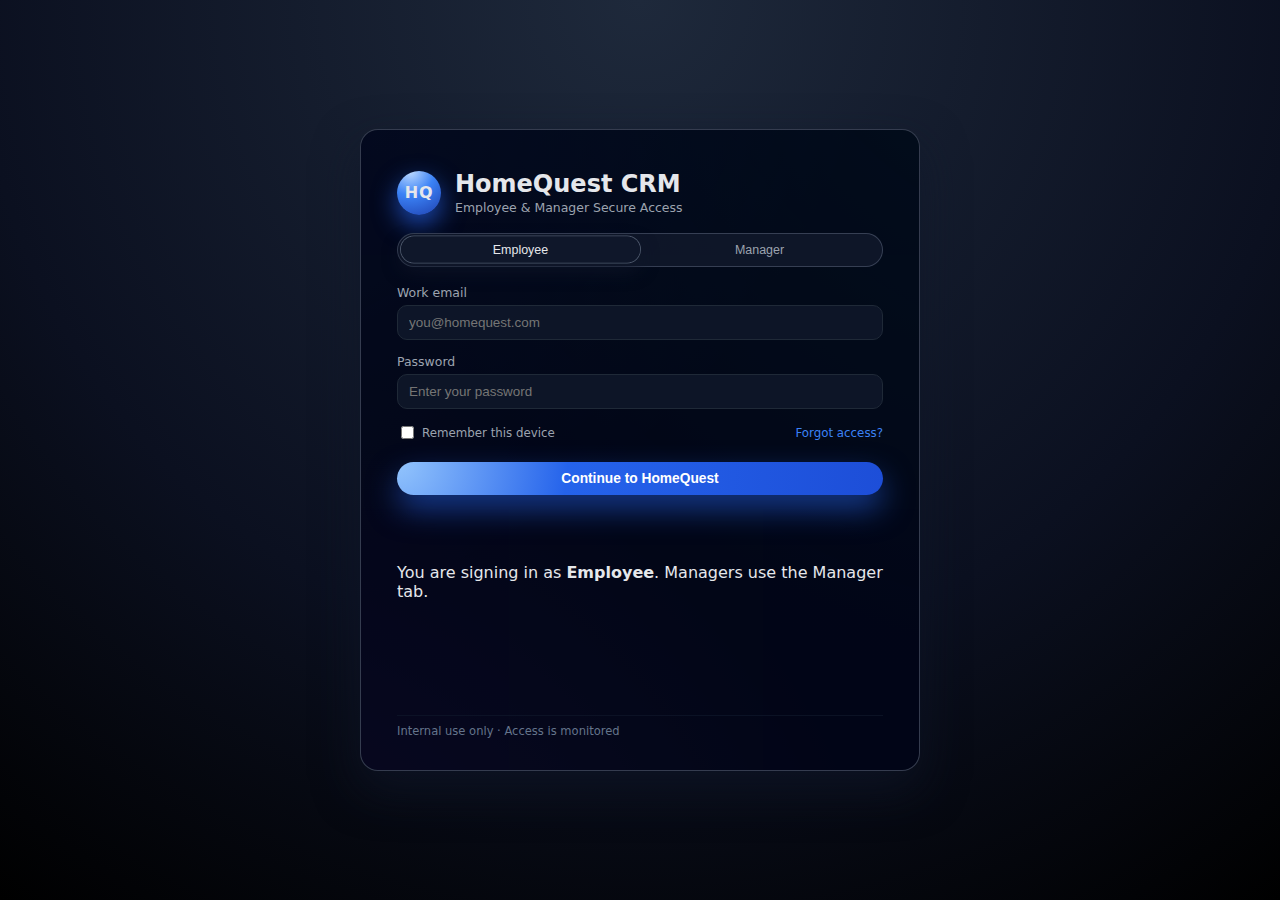
<file: index.html>
<!DOCTYPE html>
<html lang="en">
<head>
  <meta charset="UTF-8" />
  <title>HomeQuest CRM – Secure Access</title>
  <meta name="viewport" content="width=device-width, initial-scale=1.0" />
  <link rel="stylesheet" href="styles/style.css" />
</head>
<body>
  <div class="hq-wrapper">
    <div class="hq-card">
      <header class="hq-brand">
        <div class="hq-logo-circle">HQ</div>
        <div class="hq-brand-text">
          <h1>HomeQuest CRM</h1>
          <p>Employee & Manager Secure Access</p>
        </div>
      </header>

      <form id="loginForm" class="hq-form" autocomplete="off" novalidate>
        <div class="hq-tabs" role="tablist">
          <button type="button" class="hq-tab active" data-role="employee" role="tab" aria-selected="true">
            Employee
          </button>
          <button type="button" class="hq-tab" data-role="manager" role="tab" aria-selected="false">
            Manager
          </button>
        </div>

        <input type="hidden" id="role" name="role" value="employee" />

        <div class="hq-field">
          <label for="email">Work email</label>
          <input
            type="email"
            id="email"
            name="email"
            placeholder="you@homequest.com"
            autocomplete="username"
            required
          />
        </div>

        <div class="hq-field">
          <label for="password">Password</label>
          <input
            type="password"
            id="password"
            name="password"
            placeholder="Enter your password"
            autocomplete="current-password"
            required
          />
        </div>

        <div class="hq-meta">
          <div class="hq-remember">
            <input type="checkbox" id="rememberMe" />
            <label for="rememberMe">Remember this device</label>
          </div>

          <!--<button type="button" class="hq-link-btn" id="forgotPasswordBtn">
            Forgot access?
          </button>-->
         <a href="forgot-access.html" class="hq-forgot-link">Forgot access?</a>
        </div>

        <button type="submit" class="hq-primary-btn">
          Continue to HomeQuest
        </button>
        <p id="loginMessage" class="hq-message"></p>
        <p class="hq-hint" id="roleHint">
          You are signing in as <strong>Employee</strong>. Managers use the Manager tab.
        </p>

        <p class="hq-error" id="errorMessage" aria-live="polite"></p>
        <p class="hq-success" id="successMessage" aria-live="polite"></p>
      </form>

      <footer class="hq-footer">
        <span>Internal use only · Access is monitored</span>
      </footer>
    </div>
  </div>

  <script src="scripts/app.js"></script>
</body>
</html>
</file>
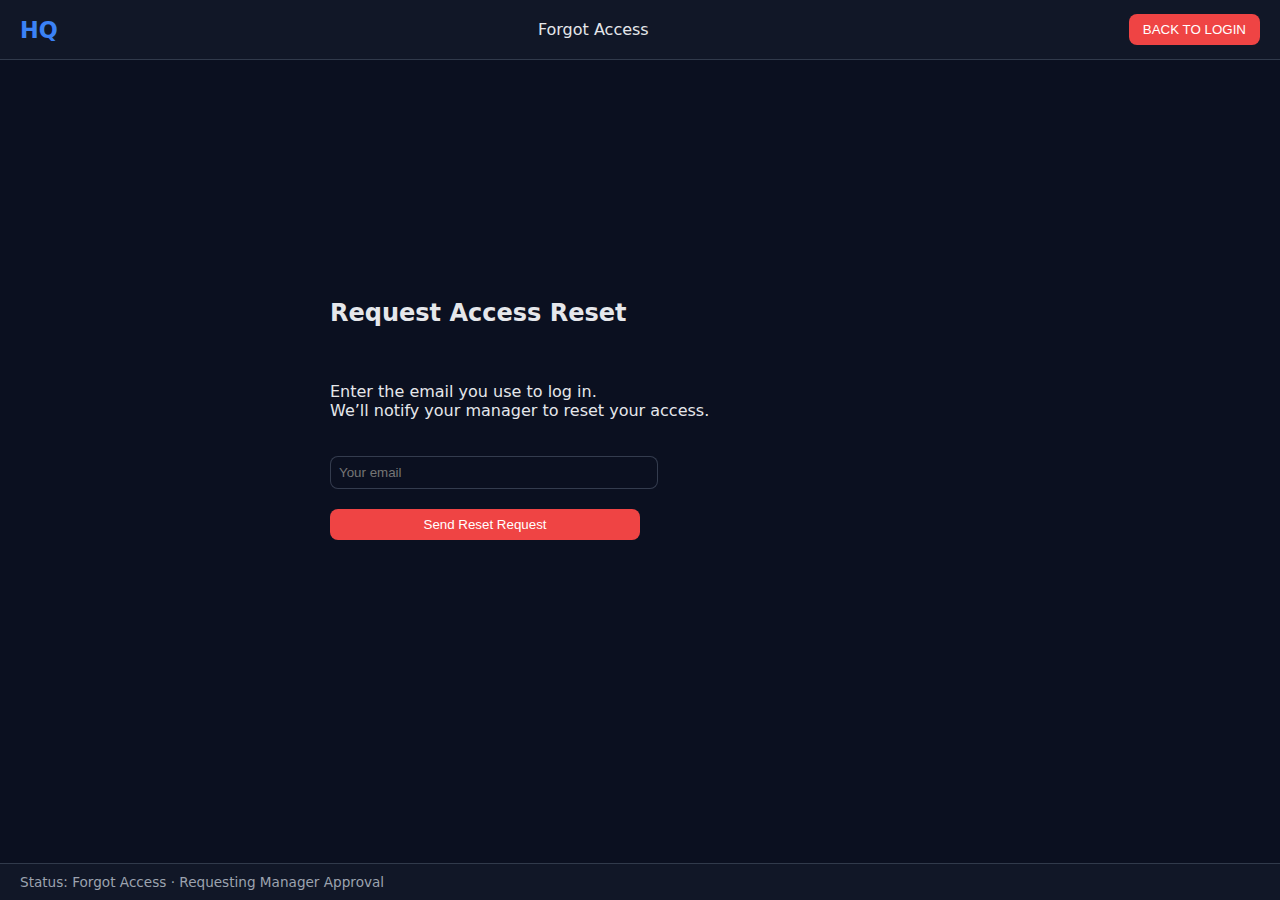
<file: forgot-access.html>
<!DOCTYPE html>
<html lang="en">
<head>
  <meta charset="UTF-8" />
  <title>HomeQuest CRM – Forgot Access</title>
  <link rel="stylesheet" href="dashboard.css" />
  <script defer src="forgot-access.js"></script>
</head>

<body>
  <div class="hq-dashboard">

    <header class="hq-topbar">
      <div class="hq-logo">HQ</div>
      <div class="hq-topbar-title">Forgot Access</div>
      <button class="hq-exit" onclick="window.location.href='index.html'">BACK TO LOGIN</button>
    </header>

    <div class="hq-main" style="justify-content:center; align-items:center;">
      <section class="hq-forgot-panel">
        <h2>Request Access Reset</h2>
        <p>Enter the email you use to log in.<br>We’ll notify your manager to reset your access.</p>

        <input type="email" id="forgotEmail" placeholder="Your email" />

        <button id="sendResetRequest">Send Reset Request</button>

        <p id="forgotMessage" class="hq-message"></p>

        <p class="hq-small-link">
          
        </p>
      </section>
    </div>

    <footer class="hq-status-bar">
      <span>Status: Forgot Access · Requesting Manager Approval</span>
    </footer>

  </div>
</body>
</html>
</file>
<file: styles/style.css>
:root {
  --hq-bg: #0b1020;
  --hq-card: #111727;
  --hq-accent: #3b82f6;
  --hq-accent-soft: rgba(59, 130, 246, 0.12);
  --hq-danger: #ef4444;
  --hq-success: #22c55e;
  --hq-text: #e5e7eb;
  --hq-muted: #9ca3af;
  --hq-border: #1f2937;
  --hq-radius-lg: 18px;
  --hq-radius-md: 10px;
  --hq-shadow-soft: 0 18px 45px rgba(15, 23, 42, 0.65);
  --hq-transition: 180ms ease-out;
}

*,
*::before,
*::after {
  box-sizing: border-box;
}

body {
  margin: 0;
  font-family: system-ui, -apple-system, BlinkMacSystemFont, "Segoe UI", sans-serif;
  background: radial-gradient(circle at top, #1f2937 0, #020617 55%, #000 100%);
  color: var(--hq-text);
  min-height: 100vh;
  display: flex;
  align-items: center;
  justify-content: center;
  padding: 20px;
}

/* WRAPPER */
.hq-wrapper {
  width: 100%;
  max-width: 480px;
}

/* CARD */
.hq-card {
  background: linear-gradient(145deg, #020617 0, #020617 40%, #020617 100%);
  border-radius: var(--hq-radius-lg);
  padding: 24px 24px 18px;
  box-shadow: var(--hq-shadow-soft);
  border: 1px solid rgba(148, 163, 184, 0.35);
  position: relative;
  overflow: hidden;
}

.hq-card::before {
  content: "";
  position: absolute;
  inset: -40%;
  background:
    radial-gradient(circle at 0 0, rgba(59, 130, 246, 0.18), transparent 50%),
    radial-gradient(circle at 100% 0, rgba(16, 185, 129, 0.2), transparent 55%),
    radial-gradient(circle at 10% 100%, rgba(168, 85, 247, 0.18), transparent 45%);
  opacity: 0.35;
  z-index: 0;
}

.hq-brand,
.hq-form,
.hq-footer {
  position: relative;
  z-index: 1;
}

/* BRAND */
.hq-brand {
  display: flex;
  align-items: center;
  gap: 14px;
  margin-bottom: 18px;
}

.hq-logo-circle {
  width: 44px;
  height: 44px;
  border-radius: 999px;
  background: radial-gradient(circle at 30% 0, #bfdbfe, #3b82f6 45%, #1e40af 100%);
  display: flex;
  align-items: center;
  justify-content: center;
  font-weight: 700;
  letter-spacing: 0.04em;
  color: #e5e7eb;
  box-shadow: 0 10px 25px rgba(37, 99, 235, 0.7);
}

.hq-brand-text h1 {
  font-size: 1.3rem;
  margin: 0 0 2px;
}

.hq-brand-text p {
  margin: 0;
  font-size: 0.78rem;
  color: var(--hq-muted);
}

/* FORM */
.hq-form {
  display: flex;
  flex-direction: column;
  gap: 10px;
  margin-top: 4px;
}

/* TABS */
.hq-tabs {
  display: inline-flex;
  padding: 3px;
  background: rgba(15, 23, 42, 0.9);
  border-radius: 999px;
  border: 1px solid rgba(148, 163, 184, 0.3);
  margin-bottom: 4px;
}

.hq-tab {
  flex: 1;
  border: none;
  background: transparent;
  color: var(--hq-muted);
  font-size: 0.78rem;
  padding: 6px 14px;
  border-radius: 999px;
  cursor: pointer;
  transition: var(--hq-transition);
}

.hq-tab.active {
  background: rgba(15, 23, 42, 0.9);
  color: #e5e7eb;
  box-shadow: 0 0 0 1px rgba(148, 163, 184, 0.45), 0 8px 18px rgba(15, 23, 42, 0.7);
  transform: translateY(-0.5px);
}

/* FIELDS */
.hq-field {
  display: flex;
  flex-direction: column;
  gap: 5px;
  margin-top: 4px;
}

.hq-field label {
  font-size: 0.78rem;
  color: var(--hq-muted);
}

.hq-field input {
  padding: 9px 11px;
  border-radius: var(--hq-radius-md);
  border: 1px solid var(--hq-border);
  background: rgba(15, 23, 42, 0.85);
  color: var(--hq-text);
  font-size: 0.84rem;
  transition: var(--hq-transition);
}

.hq-field input:focus {
  border-color: rgba(59, 130, 246, 0.85);
  box-shadow: 0 0 0 1px rgba(59, 130, 246, 0.6), 0 0 0 8px rgba(37, 99, 235, 0.18);
  background: #020617;
  transform: translateY(-0.5px);
}

/* META */
.hq-meta {
  display: flex;
  align-items: center;
  justify-content: space-between;
  margin-top: 4px;
  flex-wrap: wrap;
  gap: 8px;
}

.hq-remember {
  display: flex;
  align-items: center;
  gap: 5px;
  font-size: 0.74rem;
  color: var(--hq-muted);
}

.hq-remember input {
  width: 13px;
  height: 13px;
  accent-color: var(--hq-accent);
}

a {
  color: var(--hq-accent);
  font-size: 0.74rem;
  text-decoration: none;
  transition: var(--hq-transition);
}

a:hover {
  color: #93c5fd;
}

/* BUTTON */
.hq-primary-btn {
  margin-top: 10px;
  padding: 9px 12px;
  border-radius: 999px;
  border: none;
  background: radial-gradient(circle at 0 0, #93c5fd, #2563eb 35%, #1d4ed8 100%);
  color: white;
  font-weight: 600;
  font-size: 0.86rem;
  cursor: pointer;
  box-shadow: 0 14px 30px rgba(37, 99, 235, 0.55);
  transition: var(--hq-transition);
}

.hq-primary-btn:hover {
  filter: brightness(1.02);
  box-shadow: 0 18px 40px rgba(37, 99, 235, 0.7);
  transform: translateY(-1px);
}

/* FOOTER */
.hq-footer {
  margin-top: 14px;
  padding-top: 8px;
  border-top: 1px solid rgba(15, 23, 42, 0.75);
  font-size: 0.72rem;
  color: #64748b;
  display: flex;
  justify-content: space-between;
}

/* ------------------------------
   RESPONSIVE BREAKPOINTS
------------------------------ */

/* 📱 Phones (already optimized) */

/* 📲 Tablets */
@media (min-width: 600px) {
  .hq-wrapper {
    max-width: 520px;
  }

  .hq-card {
    padding: 32px 30px 26px;
  }

  .hq-brand-text h1 {
    font-size: 1.4rem;
  }
}

/* 🖥️ Desktops */
@media (min-width: 900px) {
  body {
    background: radial-gradient(circle at top, #1e293b 0, #0b1020 60%, #000 100%);
  }

  .hq-wrapper {
    max-width: 560px;
  }

  .hq-card {
    padding: 40px 36px 32px;
  }

  .hq-brand-text h1 {
    font-size: 1.5rem;
  }
}
</file>
<file: dashboard.css>
:root {
  --bg: #0b1020;
  --card: #111727;
  --accent: #3b82f6;
  --text: #e5e7eb;
  --muted: #9ca3af;
  --radius: 14px;
}

body {
  margin: 0;
  font-family: system-ui, sans-serif;
  background: radial-gradient(circle at top, #1f2937 0, #020617 55%, #000 100%);
  color: var(--text);
  min-height: 100vh;
  display: flex;
  flex-direction: column;
}

.hq-dashboard {
  display: flex;
  flex-direction: column;
  height: 100vh;
  background: #0b1020;
  color: #e5e7eb;
  font-family: system-ui, sans-serif;
}

.hq-topbar {
  display: flex;
  justify-content: space-between;
  align-items: center;
  background: #111727;
  padding: 14px 20px;
  border-bottom: 1px solid rgba(148, 163, 184, 0.25);
}

.hq-logo {
  font-size: 1.4rem;
  font-weight: bold;
  color: #3b82f6;
}

.hq-menu button {
  background: none;
  border: none;
  color: #e5e7eb;
  margin: 0 10px;
  font-size: 0.95rem;
  cursor: pointer;
}

.hq-exit {
  background: #ef4444;
  color: white;
  border: none;
  padding: 8px 14px;
  border-radius: 8px;
  cursor: pointer;
}

.hq-main {
  display: flex;
  flex: 1;
  padding: 20px;
  gap: 20px;
}

.hq-lead-form {
  flex: 1;
  background: #111727;
  padding: 20px;
  border-radius: 14px;
  border: 1px solid rgba(148, 163, 184, 0.25);
  display: flex;
  flex-direction: column;
  gap: 10px;
}

.hq-lead-form input {
  padding: 8px;
  border-radius: 8px;
  border: 1px solid rgba(148, 163, 184, 0.3);
  background: #0b1020;
  color: white;
}

.hq-button-row {
  display: flex;
  justify-content: space-between;
  margin-top: 10px;
}

.hq-button-row button {
  flex: 1;
  margin: 0 4px;
  padding: 10px;
  font-weight: bold;
  border-radius: 8px;
  border: none;
  background: #3b82f6;
  color: white;
  cursor: pointer;
}

.hq-lead-table {
  flex: 2;
  background: #111727;
  padding: 20px;
  border-radius: 14px;
  border: 1px solid rgba(148, 163, 184, 0.25);
}

.hq-lead-table table {
  width: 100%;
  border-collapse: collapse;
  margin-top: 10px;
}

.hq-lead-table th,
.hq-lead-table td {
  padding: 10px;
  border-bottom: 1px solid rgba(148, 163, 184, 0.2);
  text-align: left;
}

.hq-lead-table tr:hover {
  background: rgba(255, 255, 255, 0.05);
}

.hq-status-bar {
  background: #111727;
  padding: 10px 20px;
  font-size: 0.85rem;
  color: var(--muted);
  border-top: 1px solid rgba(148, 163, 184, 0.25);
}

/* ============================
   PANELS
============================ */

.hq-panel {
  display: flex;
  flex-direction: column;
  gap: 20px;
  width: 100%;
  padding: 20px;
}

/* ============================
   NAVBAR
============================ */

.hq-navbar {
  display: flex;
  gap: 10px;
  background: #1a1a1a;
  padding: 10px 20px;
  border-bottom: 1px solid #333;
}

.hq-nav-btn {
  background: #2a2a2a;
  color: #fff;
  border: none;
  padding: 10px 18px;
  border-radius: 6px;
  cursor: pointer;
  font-size: 0.95rem;
  transition: background 0.2s;
}

.hq-nav-btn:hover {
  background: #3a3a3a;
}

.hq-nav-btn.active {
  background: #4a4a4a;
  font-weight: bold;
}

/* ============================
   FORM
============================ */

.hq-form {
  display: grid;
  grid-template-columns: repeat(auto-fill, minmax(220px, 1fr));
  gap: 12px;
  background: #1e1e1e;
  padding: 20px;
  border-radius: 8px;
}

.hq-button-row {
  grid-column: 1 / -1;
  display: flex;
  gap: 10px;
}

.hq-button-row button {
  flex: 1;
}

/* ============================
   TABLE
============================ */

.hq-table-container {
  background: #1e1e1e;
  padding: 20px;
  border-radius: 8px;
}

.hq-table {
  width: 100%;
  border-collapse: collapse;
}

.hq-table th,
.hq-table td {
  padding: 10px;
  border-bottom: 1px solid #333;
}

.hq-table th {
  text-align: left;
  background: #2a2a2a;
}

.hq-table tr:hover {
  background: #2a2a2a;
}

/* ============================
   PAGINATION
============================ */

.hq-pagination {
  margin-top: 10px;
  display: flex;
  gap: 6px;
}

.hq-pagination button {
  padding: 6px 12px;
  background: #2a2a2a;
  border: none;
  color: #fff;
  border-radius: 4px;
  cursor: pointer;
}

.hq-pagination button:hover {
  background: #3a3a3a;
}

.hq-pagination button:disabled {
  opacity: 0.4;
  cursor: default;
}

/* Restore two-column layout */
.hq-panel {
  display: flex;
  flex-direction: row;   /* LEFT–RIGHT layout */
  gap: 20px;
  width: 100%;
  padding: 20px;
}

/* Left side form */
.hq-form {
  flex: 1;
  max-width: 400px;      /* Keeps form narrow and clean */
  display: grid;
  grid-template-columns: 1fr;
  gap: 12px;
  background: #1e1e1e;
  padding: 20px;
  border-radius: 8px;
}

/* Right side table */
.hq-table-container {
  flex: 2;               /* Table gets more space */
  background: #1e1e1e;
  padding: 20px;
  border-radius: 8px;
}

#sendResetRequest{
  background: #ef4444;
  color: white;
  border: none;
  padding: 8px 14px;
  border-radius: 8px;
  cursor: pointer;
  width: 50%;
}

#forgotEmail{
  padding: 8px;
  border-radius: 8px;
  border: 1px solid rgba(148, 163, 184, 0.3);
  background: #0b1020;
  color: white;
  width: 50%;
}

.hq-forgot-panel{
  display: flex;
  flex-direction: column;
  gap: 20px;
  width: 50%;
  padding: 20px;  
}

.hidden { display: none; }

/* ============================
   EMPLOYEE PROFILE SECTION
   ============================ */

.hq-profile-section {
  background: var(--hq-card);
  padding: 20px;
  border-radius: var(--hq-radius-lg);
  border: 1px solid var(--hq-border);
  box-shadow: var(--hq-shadow-soft);
  margin-top: 20px;
}

.hq-profile-section h2 {
  margin-top: 0;
  margin-bottom: 20px;
  font-size: 1.4rem;
  color: var(--hq-text);
}

/* Layout grid */
.profile-layout {
  display: grid;
  grid-template-columns: 2fr 1fr;
  grid-template-rows: auto auto;
  gap: 20px;
}

/* Form styling */
.profile-form {
  display: flex;
  flex-direction: column;
  gap: 12px;
}

.profile-form input {
  padding: 10px 12px;
  border-radius: var(--hq-radius-md);
  border: 1px solid var(--hq-border);
  background: rgba(15, 23, 42, 0.85);
  color: var(--hq-text);
  font-size: 0.9rem;
}

.profile-form button {
  padding: 10px 12px;
  border-radius: var(--hq-radius-md);
  border: none;
  cursor: pointer;
  font-weight: 600;
  transition: var(--hq-transition);
}

#saveProfile {
  background: var(--hq-accent);
  color: white;
}

#saveProfile:hover {
  filter: brightness(1.1);
}

#changePassword {
  background: var(--hq-border);
  color: var(--hq-text);
}

#changePassword:hover {
  background: var(--hq-muted);
}

/* Picture area */
.profile-picture {
  text-align: center;
}

.profile-picture .avatar {
  width: 120px;
  height: 120px;
  border-radius: 999px;
  object-fit: cover;
  border: 3px solid var(--hq-accent);
  margin-bottom: 10px;
}

.profile-picture input[type="file"] {
  font-size: 0.8rem;
  color: var(--hq-muted);
}

/* Notes */
.profile-notes {
  font-size: 0.9rem;
  color: var(--hq-muted);
  background: rgba(15, 23, 42, 0.6);
  padding: 12px;
  border-radius: var(--hq-radius-md);
  border: 1px solid var(--hq-border);
}

/* Hidden utility */
.hidden {
  display: none !important;
}

/* ============================
   TOP NAVIGATION MENU
   ============================ */

.hq-menu {
  display: flex;
  gap: 12px;
}

.hq-menu button {
  background: transparent;
  border: 1px solid var(--hq-border);
  padding: 8px 16px;
  border-radius: var(--hq-radius-md);
  color: var(--hq-text);
  font-size: 0.9rem;
  cursor: pointer;
  transition: background var(--hq-transition), color var(--hq-transition), border-color var(--hq-transition), transform 120ms ease-out;
}

/* Hover effect */
.hq-menu button:hover {
  background: var(--hq-accent-soft);
  border-color: var(--hq-accent);
  color: #fff;
  transform: translateY(-1px);
}

/* Active tab */
.hq-menu button.active {
  background: var(--hq-accent);
  border-color: var(--hq-accent);
  color: white;
  box-shadow: 0 0 12px rgba(59, 130, 246, 0.45);
  transform: translateY(-1px);
}
</file>
